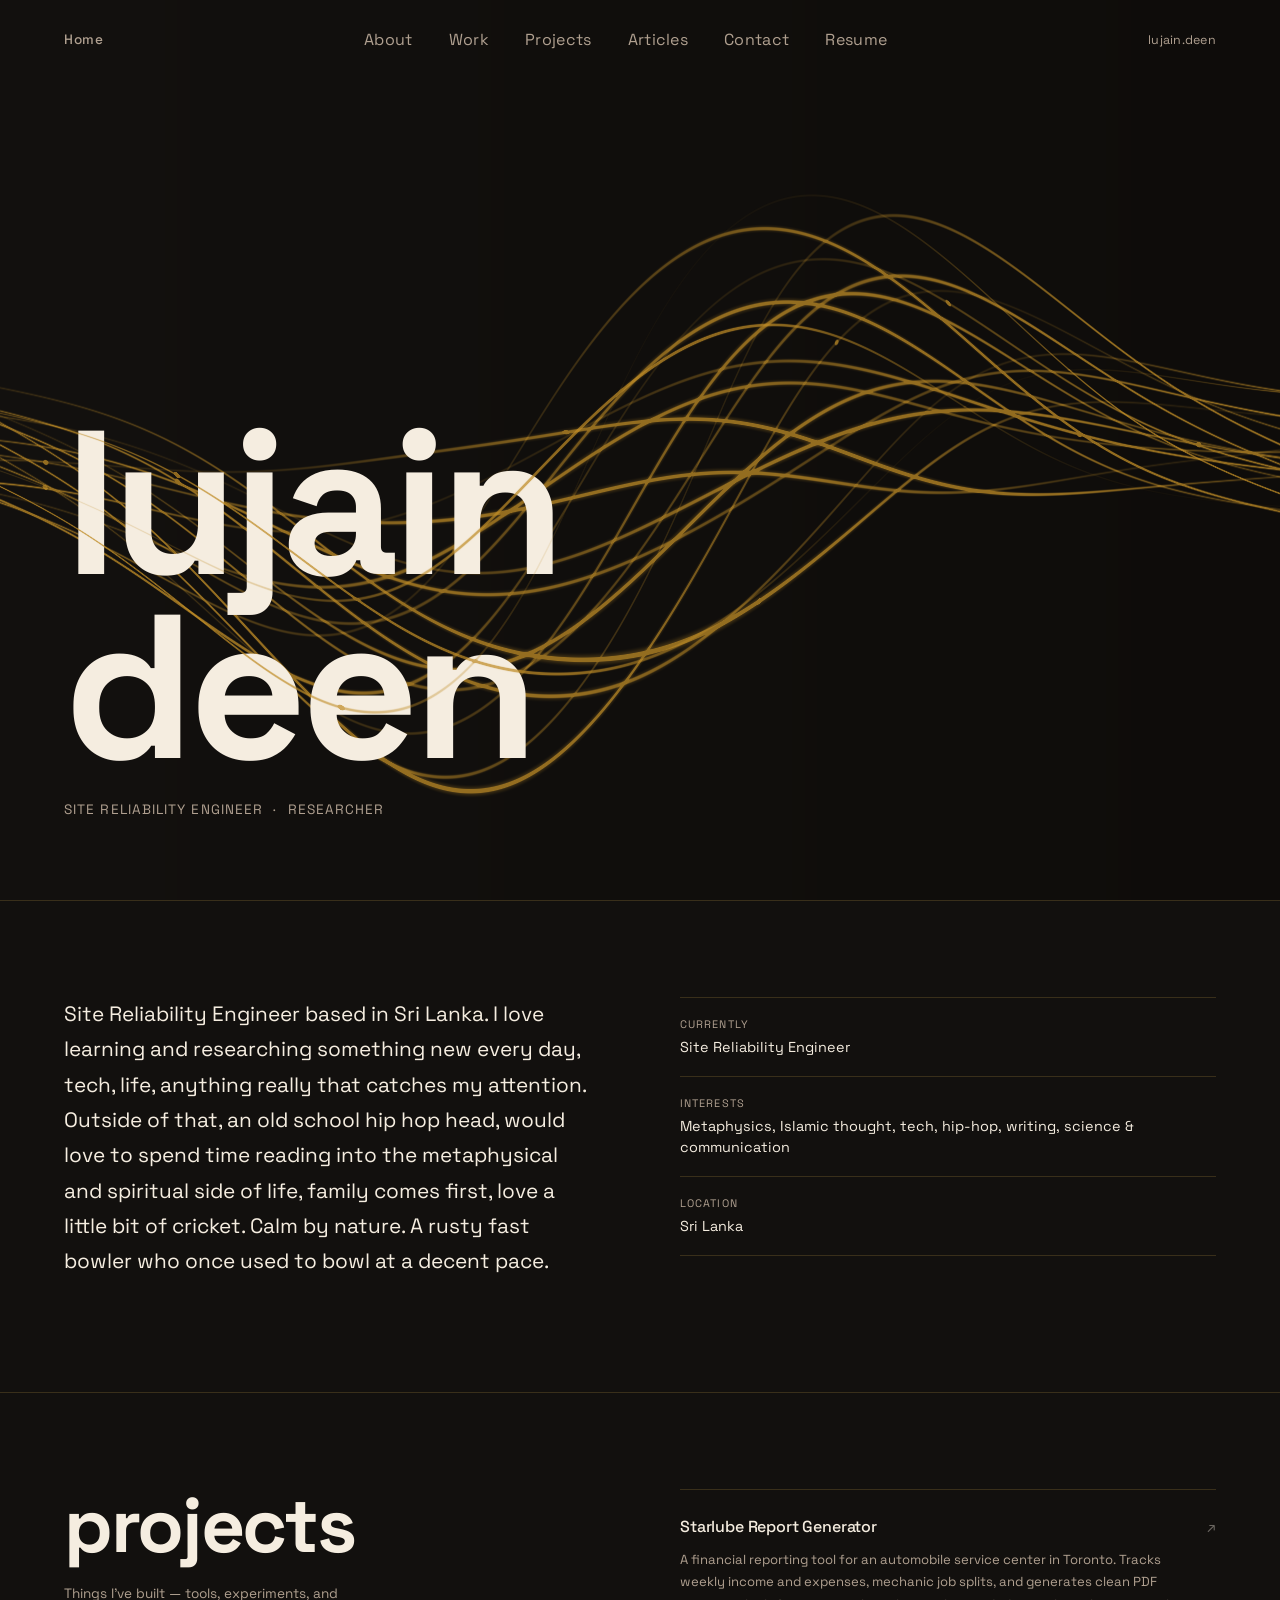
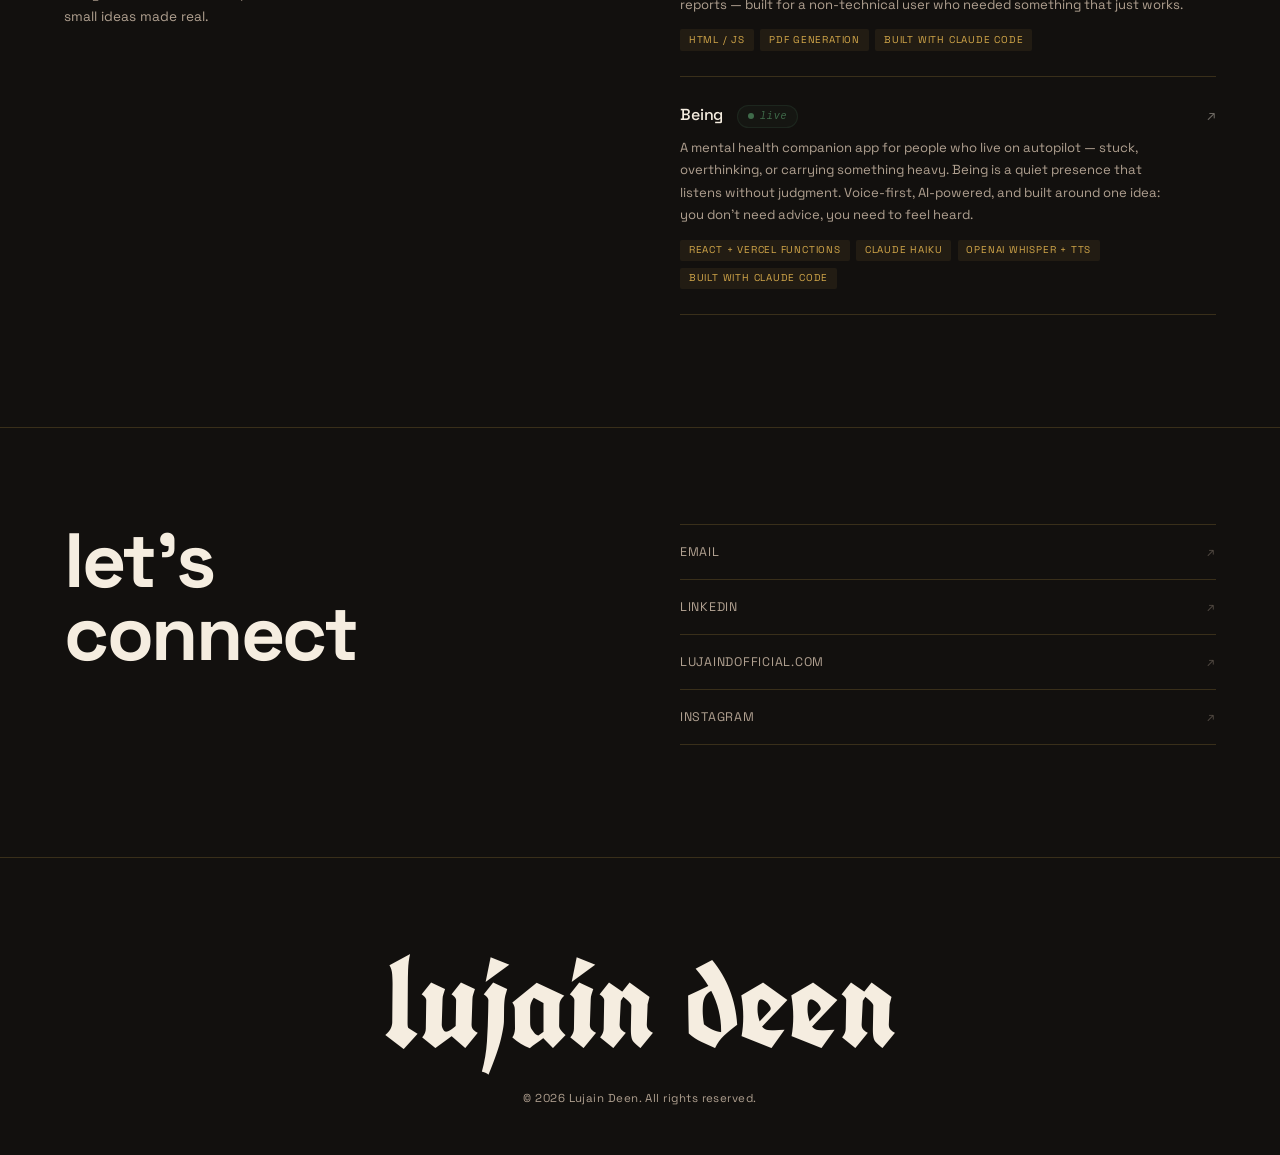
<file: index.html>
<!DOCTYPE html>
<html lang="en">
<head>
  <meta charset="UTF-8" />
  <meta name="viewport" content="width=device-width, initial-scale=1.0" />
  <title>Lujain Deen</title>
  <link rel="preconnect" href="https://fonts.googleapis.com" />
  <link rel="preconnect" href="https://fonts.gstatic.com" crossorigin />
  <link href="https://fonts.googleapis.com/css2?family=Space+Grotesk:wght@300;400;500;600;700&family=UnifrakturCook:wght@700&display=swap" rel="stylesheet" />
  <link rel="stylesheet" href="style.css" />
</head>
<body>

  <header>
    <nav>
      <a href="index.html" class="nav-home">Home</a>
      <ul class="nav-links">
        <li><a href="#about">About</a></li>
        <li><a href="https://www.linkedin.com/in/lujain-deen-54b63911b/" target="_blank">Work</a></li>
        <li><a href="#projects">Projects</a></li>
        <li><a href="writing.html">Articles</a></li>
        <li><a href="#contact">Contact</a></li>
        <li><a href="resume.html">Resume</a></li>
      </ul>
      <span class="nav-domain">lujain.deen</span>
    </nav>
  </header>

  <main>

    <!-- HERO -->
    <section id="hero">
      <canvas id="hero-canvas"></canvas>
      <canvas id="hero-canvas-top"></canvas>
      <div class="hero-layout">
        <div class="hero-name-col">
          <h1 class="hero-name">lujain<br>deen</h1>
          <p class="hero-role">Site Reliability Engineer &nbsp;·&nbsp; Researcher</p>
        </div>
      </div>
    </section>

    <!-- ABOUT -->
    <section id="about">
      <div class="about-layout">
        <div class="about-intro-col">
          <p class="about-hello">Site Reliability Engineer based in Sri Lanka. I love learning and researching something new every day, tech, life, anything really that catches my attention. Outside of that, an old school hip hop head, would love to spend time reading into the metaphysical and spiritual side of life, family comes first, love a little bit of cricket. Calm by nature. A rusty fast bowler who once used to bowl at a decent pace.</p>
        </div>
        <div class="about-details-col">
          <div class="detail-row">
            <span class="detail-label">Currently</span>
            <span class="detail-value">Site Reliability Engineer</span>
          </div>
          <div class="detail-row">
            <span class="detail-label">Interests</span>
            <span class="detail-value">Metaphysics, Islamic thought, tech, hip-hop, writing, science & communication</span>
          </div>
          <div class="detail-row">
            <span class="detail-label">Location</span>
            <span class="detail-value">Sri Lanka</span>
          </div>
        </div>
      </div>
    </section>

    <!-- PROJECTS -->
    <section id="projects">
      <div class="projects-layout">
        <div class="projects-header-col">
          <h2 class="projects-heading">projects</h2>
          <p class="projects-sub">Things I've built — tools, experiments, and small ideas made real.</p>
        </div>
        <div class="projects-list">
          <a href="starlube.html" target="_blank" class="project-row">
            <div class="project-row-main">
              <div class="project-info">
                <span class="project-name">Starlube Report Generator</span>
                <span class="project-desc">A financial reporting tool for an automobile service center in Toronto. Tracks weekly income and expenses, mechanic job splits, and generates clean PDF reports — built for a non-technical user who needed something that just works.</span>
                <div class="project-tags">
                  <span class="project-tag">HTML / JS</span>
                  <span class="project-tag">PDF Generation</span>
                  <span class="project-tag">Built with Claude Code</span>
                </div>
              </div>
              <span class="project-arrow">↗</span>
            </div>
          </a>
          <a href="being.html" target="_blank" class="project-row">
            <div class="project-row-main">
              <div class="project-info">
                <span class="project-name">Being <span style="display:inline-flex;align-items:center;gap:6px;margin-left:10px;font-family:'JetBrains Mono',monospace;font-style:italic;font-size:10px;letter-spacing:.08em;color:#3F6B4A;background:rgba(63,107,74,.08);border:1px solid rgba(63,107,74,.2);border-radius:100px;padding:3px 10px;vertical-align:middle;"><span style="width:6px;height:6px;border-radius:50%;background:#3F6B4A;"></span>live</span></span>
                <span class="project-desc">A mental health companion app for people who live on autopilot — stuck, overthinking, or carrying something heavy. Being is a quiet presence that listens without judgment. Voice-first, AI-powered, and built around one idea: you don't need advice, you need to feel heard.</span>
                <div class="project-tags">
                  <span class="project-tag">React + Vercel Functions</span>
                  <span class="project-tag">Claude Haiku</span>
                  <span class="project-tag">OpenAI Whisper + TTS</span>
                  <span class="project-tag">Built with Claude Code</span>
                </div>
              </div>
              <span class="project-arrow">↗</span>
            </div>
          </a>
        </div>
      </div>
    </section>

    <!-- CONTACT -->
    <section id="contact">
      <div class="contact-layout">
        <h2 class="contact-heading">let's<br>connect</h2>
        <div class="contact-links">
          <a href="mailto:lujain888@gmail.com" class="contact-link">
            <span>Email</span><span>↗</span>
          </a>
          <a href="https://www.linkedin.com/in/lujain-deen-54b63911b/" target="_blank" class="contact-link">
            <span>LinkedIn</span><span>↗</span>
          </a>
          <a href="https://lujaindofficial.com" target="_blank" class="contact-link">
            <span>lujaindofficial.com</span><span>↗</span>
          </a>
          <a href="https://instagram.com/lujain888" target="_blank" class="contact-link">
            <span>Instagram</span><span>↗</span>
          </a>
        </div>
      </div>
    </section>

  </main>

  <footer>
    <div class="footer-brand">lujain deen</div>
    <p class="footer-copy">© 2026 Lujain Deen. All rights reserved.</p>
  </footer>

  <script src="script.js"></script>
</body>
</html>
</file>
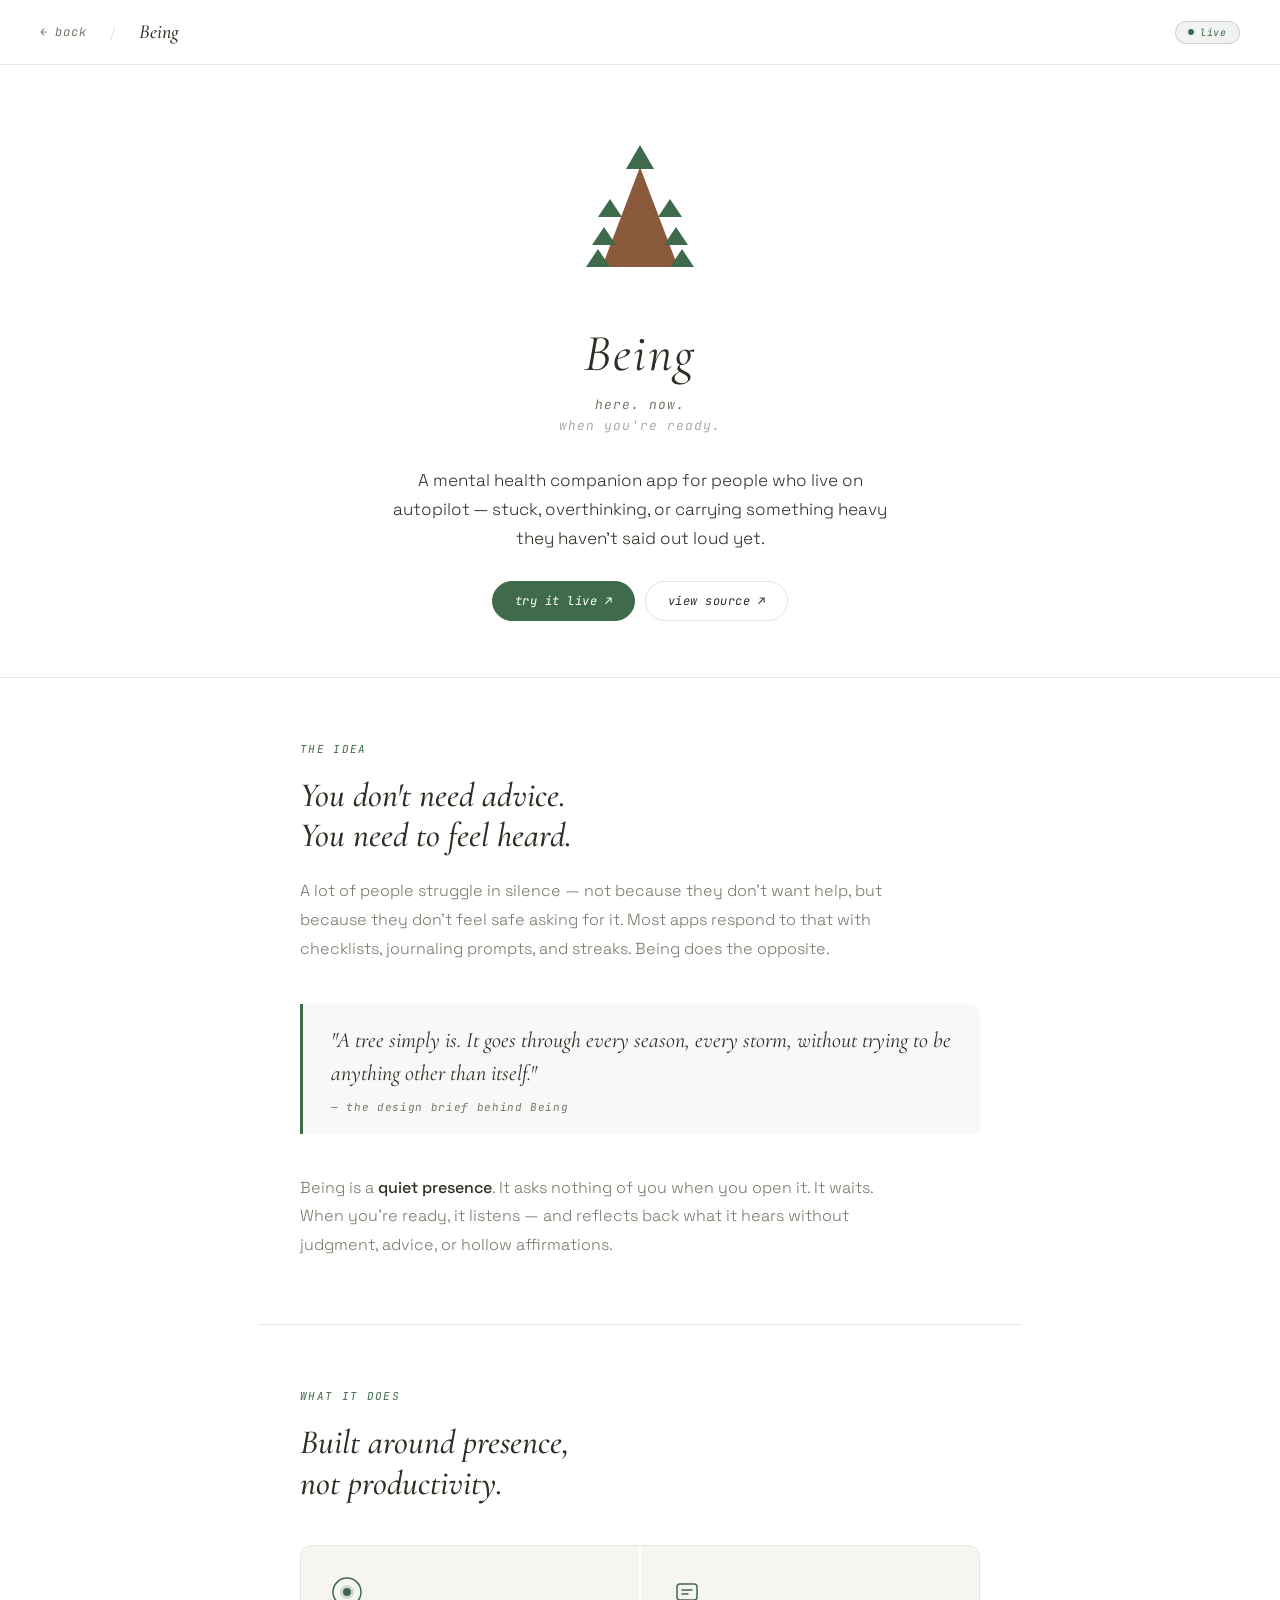
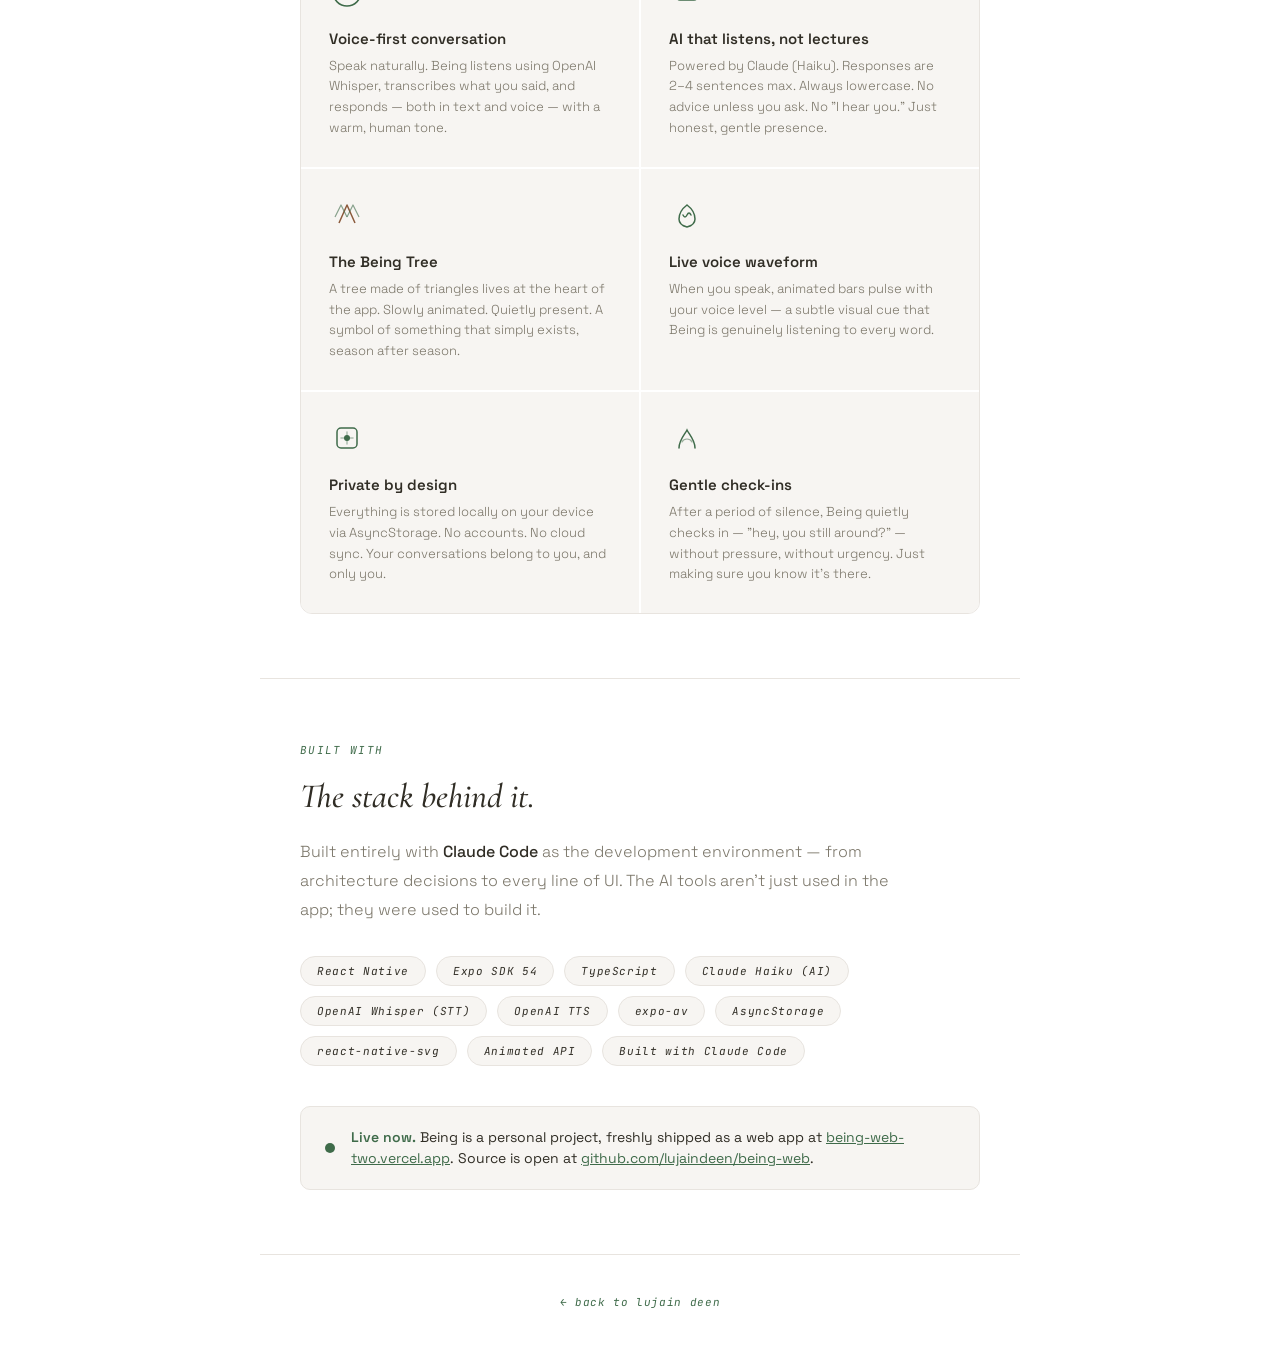
<file: being.html>
<!DOCTYPE html>
<html lang="en">
<head>
  <meta charset="UTF-8" />
  <meta name="viewport" content="width=device-width, initial-scale=1.0" />
  <title>Being — Mental Health Companion App</title>
  <link rel="preconnect" href="https://fonts.googleapis.com" />
  <link rel="preconnect" href="https://fonts.gstatic.com" crossorigin />
  <link href="https://fonts.googleapis.com/css2?family=Space+Grotesk:wght@300;400;500;600;700&family=Cormorant+Garamond:ital,wght@1,400;1,500;1,600&family=JetBrains+Mono:ital,wght@1,400&display=swap" rel="stylesheet" />
  <style>
    :root {
      --bg:      #FFFFFF;
      --ink:     #302D25;
      --muted:   #7A7568;
      --foliage: #3F6B4A;
      --trunk:   #8B5A3C;
      --soft:    #F7F5F2;
      --border:  #E8E4DF;
    }

    * { box-sizing: border-box; margin: 0; padding: 0; }

    body {
      font-family: 'Space Grotesk', sans-serif;
      background: var(--bg);
      color: var(--ink);
      min-height: 100vh;
    }

    /* ── NAV ── */
    nav {
      padding: 20px 40px;
      display: flex;
      align-items: center;
      gap: 24px;
      border-bottom: 1px solid var(--border);
    }
    .nav-back {
      font-family: 'JetBrains Mono', monospace;
      font-style: italic;
      font-size: 12px;
      color: var(--muted);
      text-decoration: none;
      letter-spacing: 0.06em;
      transition: color 0.2s;
    }
    .nav-back:hover { color: var(--foliage); }
    .nav-sep { color: var(--border); font-size: 14px; }
    .nav-title {
      font-family: 'Cormorant Garamond', serif;
      font-style: italic;
      font-weight: 500;
      font-size: 20px;
      color: var(--ink);
    }
    .nav-badge {
      margin-left: auto;
      font-family: 'JetBrains Mono', monospace;
      font-style: italic;
      font-size: 10px;
      color: var(--foliage);
      background: rgba(63,107,74,0.08);
      border: 1px solid rgba(63,107,74,0.2);
      border-radius: 100px;
      padding: 4px 12px;
      letter-spacing: 0.08em;
      display: inline-flex;
      align-items: center;
      gap: 6px;
    }
    .nav-badge::before {
      content: '';
      width: 6px;
      height: 6px;
      border-radius: 50%;
      background: var(--foliage);
      box-shadow: 0 0 0 0 rgba(63,107,74,0.5);
      animation: livePulse 2s ease-in-out infinite;
    }
    @keyframes livePulse {
      0%, 100% { box-shadow: 0 0 0 0 rgba(63,107,74,0.5); }
      50% { box-shadow: 0 0 0 4px rgba(63,107,74,0); }
    }

    /* ── HERO CTAs ── */
    .hero-ctas {
      display: flex;
      flex-wrap: wrap;
      gap: 10px;
      margin-top: 28px;
      justify-content: center;
    }
    .hero-cta {
      font-family: 'JetBrains Mono', monospace;
      font-style: italic;
      font-size: 12px;
      letter-spacing: 0.04em;
      padding: 11px 22px;
      border-radius: 100px;
      text-decoration: none;
      transition: transform .15s ease, background .2s ease, border-color .2s ease;
      display: inline-flex;
      align-items: center;
      gap: 8px;
    }
    .hero-cta.primary {
      background: var(--foliage);
      color: #fff;
      border: 1px solid var(--foliage);
    }
    .hero-cta.primary:hover { background: #345b3e; transform: translateY(-1px); }
    .hero-cta.secondary {
      background: transparent;
      color: var(--ink);
      border: 1px solid var(--border);
    }
    .hero-cta.secondary:hover { border-color: var(--ink); transform: translateY(-1px); }

    /* ── HERO ── */
    .hero {
      display: flex;
      flex-direction: column;
      align-items: center;
      padding: 72px 40px 56px;
      text-align: center;
      border-bottom: 1px solid var(--border);
    }

    /* Tree SVG */
    .tree-wrap {
      margin-bottom: 36px;
    }

    .hero-wordmark {
      font-family: 'Cormorant Garamond', serif;
      font-style: italic;
      font-weight: 400;
      font-size: 52px;
      color: var(--ink);
      letter-spacing: 0.04em;
      line-height: 1;
      margin-bottom: 16px;
    }

    .hero-tagline {
      font-family: 'JetBrains Mono', monospace;
      font-style: italic;
      font-size: 13px;
      color: var(--muted);
      letter-spacing: 0.08em;
      margin-bottom: 4px;
    }
    .hero-tagline.dim { opacity: 0.6; }

    .hero-desc {
      max-width: 520px;
      margin: 28px auto 0;
      font-size: 17px;
      font-weight: 300;
      line-height: 1.7;
      color: var(--ink);
    }

    /* ── SECTIONS ── */
    .section {
      max-width: 760px;
      margin: 0 auto;
      padding: 64px 40px;
      border-bottom: 1px solid var(--border);
    }
    .section:last-child { border-bottom: none; }

    .section-label {
      font-family: 'JetBrains Mono', monospace;
      font-style: italic;
      font-size: 11px;
      color: var(--foliage);
      letter-spacing: 0.12em;
      text-transform: uppercase;
      margin-bottom: 20px;
    }

    .section-heading {
      font-family: 'Cormorant Garamond', serif;
      font-style: italic;
      font-size: 34px;
      font-weight: 500;
      color: var(--ink);
      line-height: 1.2;
      margin-bottom: 20px;
    }

    .section-body {
      font-size: 16px;
      font-weight: 300;
      line-height: 1.8;
      color: var(--muted);
      max-width: 600px;
    }
    .section-body strong {
      color: var(--ink);
      font-weight: 500;
    }

    /* ── FEATURE GRID ── */
    .feature-grid {
      display: grid;
      grid-template-columns: 1fr 1fr;
      gap: 2px;
      margin-top: 40px;
      border: 1px solid var(--border);
      border-radius: 12px;
      overflow: hidden;
    }

    .feature-card {
      padding: 28px 28px;
      background: var(--soft);
      transition: background 0.2s;
    }
    .feature-card:hover { background: #f0ede8; }

    .feature-icon {
      width: 36px;
      height: 36px;
      margin-bottom: 14px;
    }

    .feature-name {
      font-weight: 600;
      font-size: 15px;
      color: var(--ink);
      margin-bottom: 8px;
    }

    .feature-desc {
      font-size: 13px;
      font-weight: 300;
      line-height: 1.6;
      color: var(--muted);
    }

    /* ── TECH STACK ── */
    .stack-grid {
      display: flex;
      flex-wrap: wrap;
      gap: 10px;
      margin-top: 32px;
    }

    .stack-tag {
      font-family: 'JetBrains Mono', monospace;
      font-style: italic;
      font-size: 11px;
      letter-spacing: 0.06em;
      color: var(--ink);
      background: var(--soft);
      border: 1px solid var(--border);
      border-radius: 100px;
      padding: 7px 16px;
    }

    /* ── PHILOSOPHY QUOTE ── */
    .quote-block {
      border-left: 3px solid var(--foliage);
      padding: 20px 28px;
      margin: 40px 0;
      background: rgba(63,107,74,0.04);
      border-radius: 0 8px 8px 0;
    }

    .quote-text {
      font-family: 'Cormorant Garamond', serif;
      font-style: italic;
      font-size: 22px;
      font-weight: 400;
      color: var(--ink);
      line-height: 1.5;
      margin-bottom: 10px;
    }

    .quote-sub {
      font-family: 'JetBrains Mono', monospace;
      font-style: italic;
      font-size: 11px;
      color: var(--muted);
      letter-spacing: 0.06em;
    }

    /* ── STATUS BANNER ── */
    .status-banner {
      background: var(--soft);
      border: 1px solid var(--border);
      border-radius: 10px;
      padding: 20px 24px;
      display: flex;
      align-items: center;
      gap: 16px;
      margin-top: 40px;
    }

    .status-dot {
      width: 10px;
      height: 10px;
      border-radius: 50%;
      background: var(--foliage);
      flex-shrink: 0;
      animation: pulse 2s ease-in-out infinite;
    }

    @keyframes pulse {
      0%, 100% { opacity: 1; transform: scale(1); }
      50% { opacity: 0.5; transform: scale(0.85); }
    }

    .status-text {
      font-size: 14px;
      font-weight: 400;
      color: var(--ink);
      line-height: 1.5;
    }
    .status-text span {
      font-weight: 600;
      color: var(--foliage);
    }

    /* ── FOOTER ── */
    footer {
      text-align: center;
      padding: 40px;
      font-family: 'JetBrains Mono', monospace;
      font-style: italic;
      font-size: 11px;
      color: var(--muted);
      letter-spacing: 0.06em;
    }
    footer a {
      color: var(--foliage);
      text-decoration: none;
    }
    footer a:hover { text-decoration: underline; }

    /* ── RESPONSIVE ── */
    @media (max-width: 600px) {
      nav { padding: 16px 20px; }
      .hero { padding: 48px 24px 40px; }
      .hero-wordmark { font-size: 40px; }
      .section { padding: 48px 24px; }
      .feature-grid { grid-template-columns: 1fr; }
    }
  </style>
</head>
<body>

  <!-- NAV -->
  <nav>
    <a href="index.html" class="nav-back">← back</a>
    <span class="nav-sep">/</span>
    <span class="nav-title">Being</span>
    <span class="nav-badge">live</span>
  </nav>

  <!-- HERO -->
  <div class="hero">
    <div class="tree-wrap">
      <svg width="120" height="150" viewBox="0 0 120 150" fill="none" xmlns="http://www.w3.org/2000/svg">
        <!-- Trunk -->
        <polygon points="60,30 22,130 98,130" fill="#8B5A3C"/>
        <!-- Top foliage -->
        <polygon points="60,8 46,32 74,32" fill="#3F6B4A"/>
        <!-- Row 1 leaves -->
        <polygon points="30,62 18,80 42,80" fill="#3F6B4A"/>
        <polygon points="90,62 78,80 102,80" fill="#3F6B4A"/>
        <!-- Row 2 leaves -->
        <polygon points="24,90 12,108 36,108" fill="#3F6B4A"/>
        <polygon points="96,90 84,108 108,108" fill="#3F6B4A"/>
        <!-- Row 3 leaves -->
        <polygon points="18,112 6,130 30,130" fill="#3F6B4A"/>
        <polygon points="102,112 90,130 114,130" fill="#3F6B4A"/>
      </svg>
    </div>

    <h1 class="hero-wordmark">Being</h1>
    <p class="hero-tagline">here. now.</p>
    <p class="hero-tagline dim">when you're ready.</p>

    <p class="hero-desc">
      A mental health companion app for people who live on autopilot — stuck, overthinking, or carrying something heavy they haven't said out loud yet.
    </p>

    <div class="hero-ctas">
      <a href="https://being-web-two.vercel.app" target="_blank" rel="noopener" class="hero-cta primary">
        try it live ↗
      </a>
      <a href="https://github.com/lujaindeen/being-web" target="_blank" rel="noopener" class="hero-cta secondary">
        view source ↗
      </a>
    </div>
  </div>

  <!-- THE IDEA -->
  <div class="section">
    <div class="section-label">the idea</div>
    <h2 class="section-heading">You don't need advice.<br>You need to feel heard.</h2>
    <p class="section-body">
      A lot of people struggle in silence — not because they don't want help, but because they don't feel safe asking for it. Most apps respond to that with checklists, journaling prompts, and streaks. Being does the opposite.
    </p>
    <div class="quote-block">
      <p class="quote-text">"A tree simply <em>is</em>. It goes through every season, every storm, without trying to be anything other than itself."</p>
      <p class="quote-sub">— the design brief behind Being</p>
    </div>
    <p class="section-body">
      Being is a <strong>quiet presence</strong>. It asks nothing of you when you open it. It waits. When you're ready, it listens — and reflects back what it hears without judgment, advice, or hollow affirmations.
    </p>
  </div>

  <!-- FEATURES -->
  <div class="section">
    <div class="section-label">what it does</div>
    <h2 class="section-heading">Built around presence,<br>not productivity.</h2>

    <div class="feature-grid">
      <div class="feature-card">
        <svg class="feature-icon" viewBox="0 0 36 36" fill="none">
          <circle cx="18" cy="18" r="14" stroke="#3F6B4A" stroke-width="1.5"/>
          <circle cx="18" cy="18" r="7" fill="#3F6B4A" opacity="0.2"/>
          <circle cx="18" cy="18" r="4" fill="#3F6B4A"/>
        </svg>
        <div class="feature-name">Voice-first conversation</div>
        <div class="feature-desc">Speak naturally. Being listens using OpenAI Whisper, transcribes what you said, and responds — both in text and voice — with a warm, human tone.</div>
      </div>

      <div class="feature-card">
        <svg class="feature-icon" viewBox="0 0 36 36" fill="none">
          <rect x="8" y="10" width="20" height="16" rx="3" stroke="#3F6B4A" stroke-width="1.5"/>
          <path d="M13 16h10M13 20h6" stroke="#3F6B4A" stroke-width="1.5" stroke-linecap="round"/>
        </svg>
        <div class="feature-name">AI that listens, not lectures</div>
        <div class="feature-desc">Powered by Claude (Haiku). Responses are 2–4 sentences max. Always lowercase. No advice unless you ask. No "I hear you." Just honest, gentle presence.</div>
      </div>

      <div class="feature-card">
        <svg class="feature-icon" viewBox="0 0 36 36" fill="none">
          <path d="M10 26 L18 8 L26 26" stroke="#8B5A3C" stroke-width="1.5" stroke-linejoin="round"/>
          <path d="M6 20 L12 8 L18 20" stroke="#3F6B4A" stroke-width="1.2" stroke-linejoin="round" opacity="0.6"/>
          <path d="M18 20 L24 8 L30 20" stroke="#3F6B4A" stroke-width="1.2" stroke-linejoin="round" opacity="0.6"/>
        </svg>
        <div class="feature-name">The Being Tree</div>
        <div class="feature-desc">A tree made of triangles lives at the heart of the app. Slowly animated. Quietly present. A symbol of something that simply exists, season after season.</div>
      </div>

      <div class="feature-card">
        <svg class="feature-icon" viewBox="0 0 36 36" fill="none">
          <path d="M18 8 Q26 14 26 22 Q26 28 18 30 Q10 28 10 22 Q10 14 18 8Z" stroke="#3F6B4A" stroke-width="1.5" fill="none"/>
          <path d="M14 18 Q16 22 18 18 Q20 14 22 18" stroke="#3F6B4A" stroke-width="1.5" stroke-linecap="round" fill="none"/>
        </svg>
        <div class="feature-name">Live voice waveform</div>
        <div class="feature-desc">When you speak, animated bars pulse with your voice level — a subtle visual cue that Being is genuinely listening to every word.</div>
      </div>

      <div class="feature-card">
        <svg class="feature-icon" viewBox="0 0 36 36" fill="none">
          <rect x="8" y="8" width="20" height="20" rx="4" stroke="#3F6B4A" stroke-width="1.5"/>
          <path d="M12 18h12M18 12v12" stroke="#3F6B4A" stroke-width="1.5" stroke-linecap="round" opacity="0.4"/>
          <circle cx="18" cy="18" r="3" fill="#3F6B4A"/>
        </svg>
        <div class="feature-name">Private by design</div>
        <div class="feature-desc">Everything is stored locally on your device via AsyncStorage. No accounts. No cloud sync. Your conversations belong to you, and only you.</div>
      </div>

      <div class="feature-card">
        <svg class="feature-icon" viewBox="0 0 36 36" fill="none">
          <path d="M10 28 C10 20 16 14 18 10 C20 14 26 20 26 28" stroke="#3F6B4A" stroke-width="1.5" stroke-linecap="round" fill="none"/>
          <path d="M13 22 C15 18 21 18 23 22" stroke="#3F6B4A" stroke-width="1.2" stroke-linecap="round" fill="none" opacity="0.5"/>
        </svg>
        <div class="feature-name">Gentle check-ins</div>
        <div class="feature-desc">After a period of silence, Being quietly checks in — "hey, you still around?" — without pressure, without urgency. Just making sure you know it's there.</div>
      </div>
    </div>
  </div>

  <!-- TECH STACK -->
  <div class="section">
    <div class="section-label">built with</div>
    <h2 class="section-heading">The stack behind it.</h2>
    <p class="section-body">
      Built entirely with <strong>Claude Code</strong> as the development environment — from architecture decisions to every line of UI. The AI tools aren't just used in the app; they were used to build it.
    </p>
    <div class="stack-grid">
      <span class="stack-tag">React Native</span>
      <span class="stack-tag">Expo SDK 54</span>
      <span class="stack-tag">TypeScript</span>
      <span class="stack-tag">Claude Haiku (AI)</span>
      <span class="stack-tag">OpenAI Whisper (STT)</span>
      <span class="stack-tag">OpenAI TTS</span>
      <span class="stack-tag">expo-av</span>
      <span class="stack-tag">AsyncStorage</span>
      <span class="stack-tag">react-native-svg</span>
      <span class="stack-tag">Animated API</span>
      <span class="stack-tag">Built with Claude Code</span>
    </div>

    <div class="status-banner">
      <div class="status-dot"></div>
      <p class="status-text"><span>Live now.</span> Being is a personal project, freshly shipped as a web app at <a href="https://being-web-two.vercel.app" target="_blank" rel="noopener" style="color:var(--foliage);text-decoration:underline;">being-web-two.vercel.app</a>. Source is open at <a href="https://github.com/lujaindeen/being-web" target="_blank" rel="noopener" style="color:var(--foliage);text-decoration:underline;">github.com/lujaindeen/being-web</a>.</p>
    </div>
  </div>

  <!-- FOOTER -->
  <footer>
    <a href="index.html">← back to lujain deen</a>
  </footer>

</body>
</html>
</file>
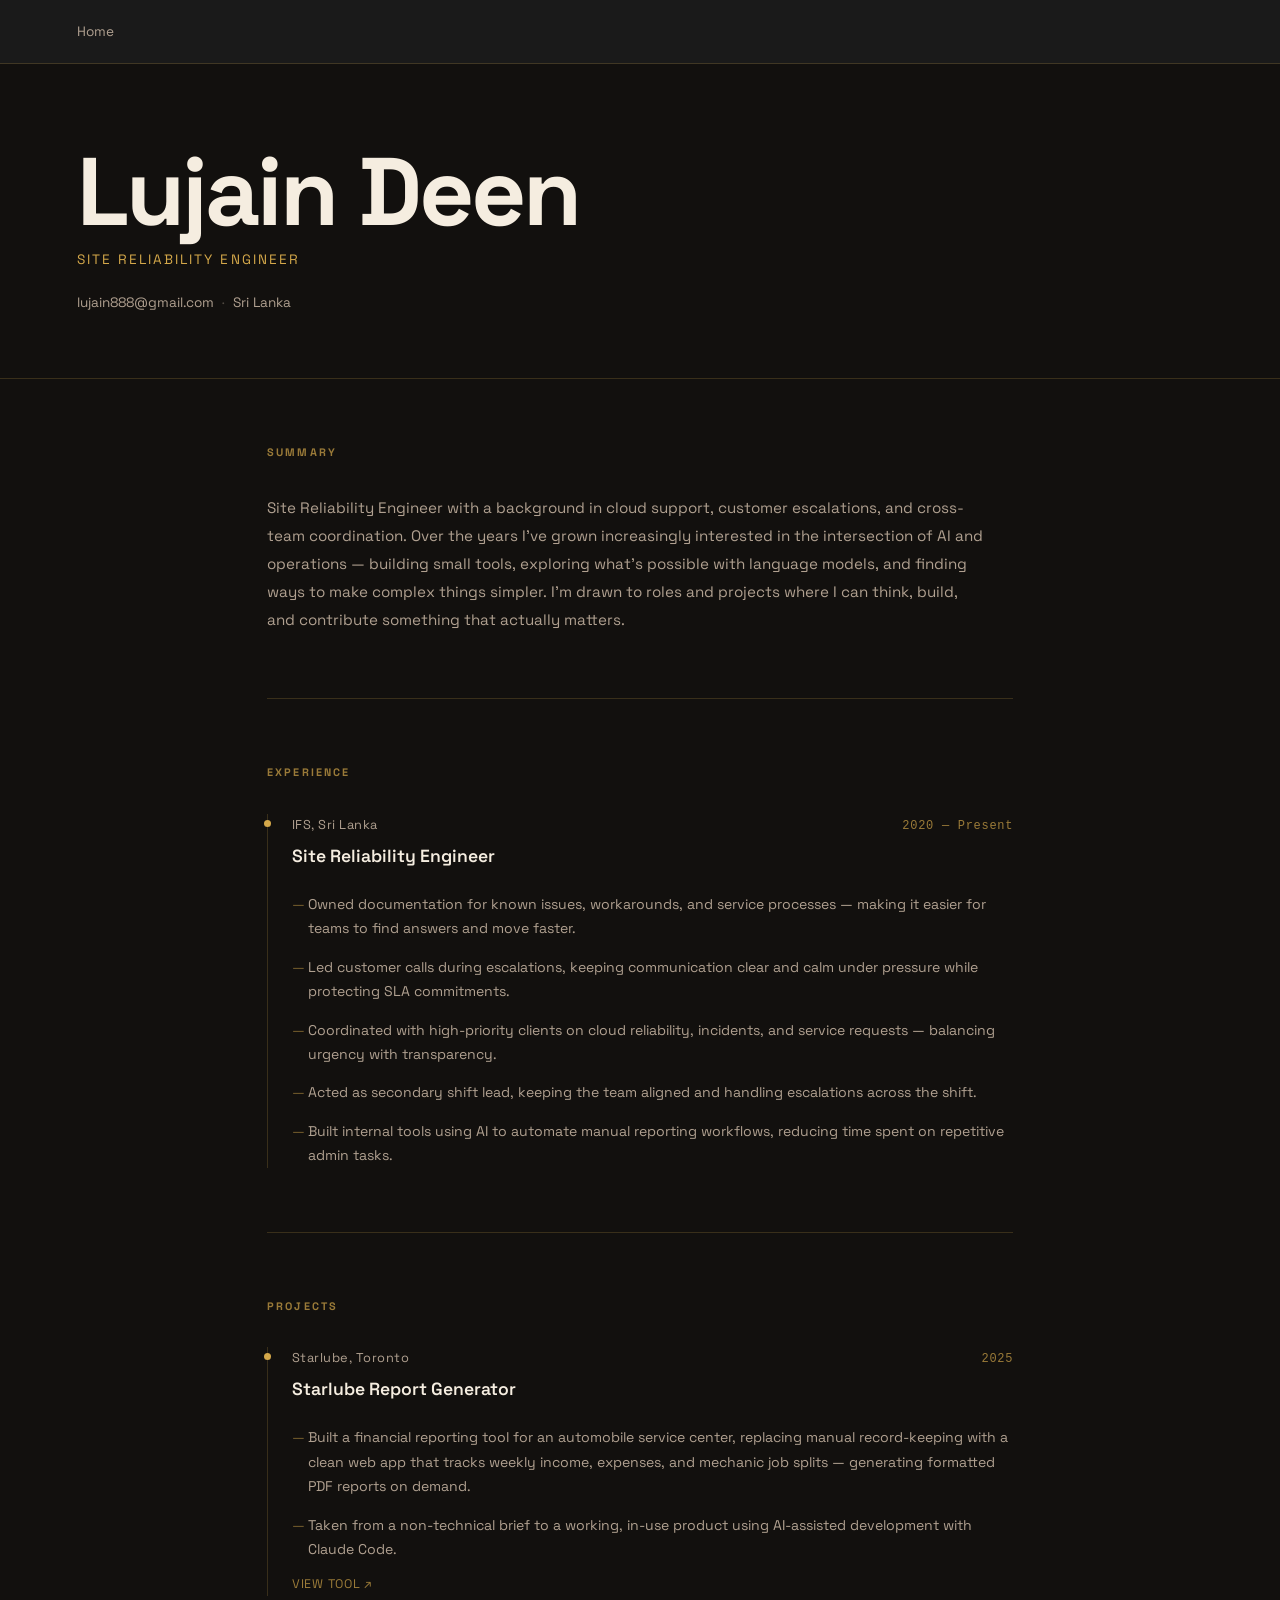
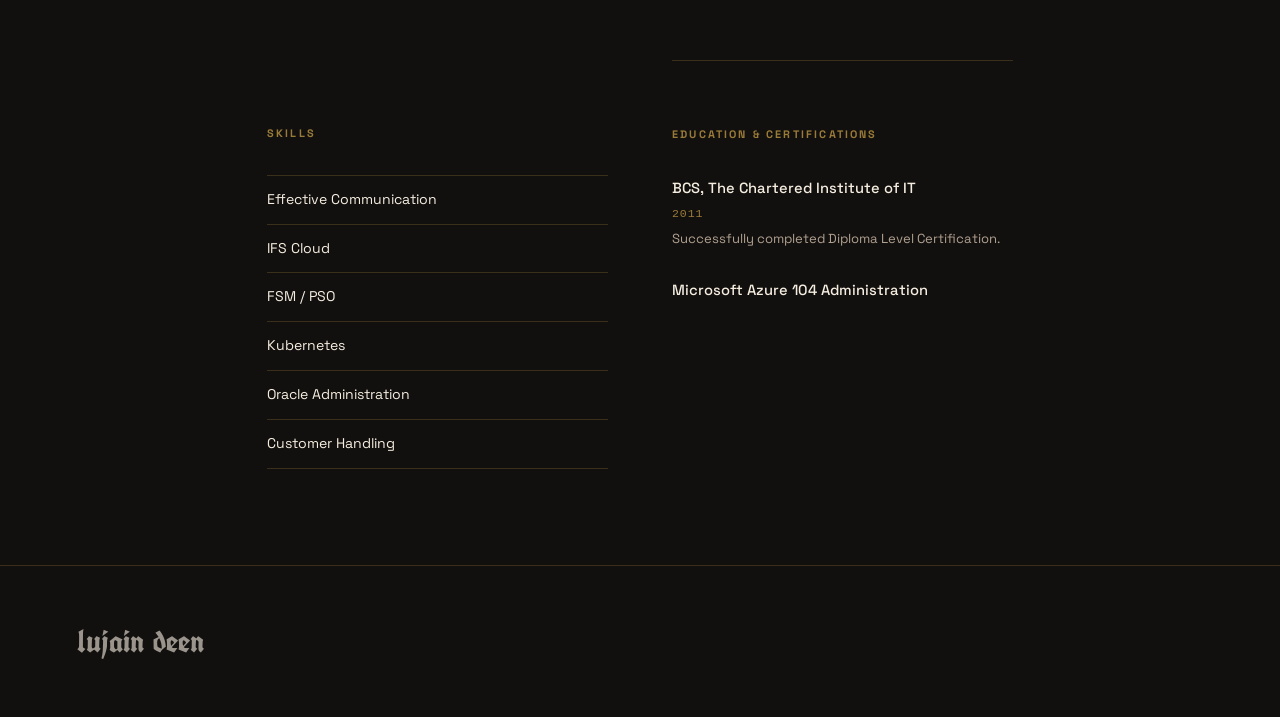
<file: resume.html>
<!DOCTYPE html>
<html lang="en">
<head>
  <meta charset="UTF-8" />
  <meta name="viewport" content="width=device-width, initial-scale=1.0" />
  <title>Resume — Lujain Deen</title>
  <link rel="preconnect" href="https://fonts.googleapis.com" />
  <link rel="preconnect" href="https://fonts.gstatic.com" crossorigin />
  <link href="https://fonts.googleapis.com/css2?family=Space+Grotesk:wght@300;400;500;600;700&family=UnifrakturCook:wght@700&display=swap" rel="stylesheet" />
  <link rel="stylesheet" href="resume.css" />
</head>
<body>

  <header>
    <nav>
      <a href="index.html" class="nav-home">Home</a>
    </nav>
  </header>

  <main>

    <!-- HERO -->
    <section class="r-hero">
      <div class="r-hero-inner">
        <h1 class="r-name">Lujain Deen</h1>
        <p class="r-title">Site Reliability Engineer</p>
        <div class="r-contact">
          <a href="mailto:lujain888@gmail.com">lujain888@gmail.com</a>
          <span class="r-dot">·</span>
          <span>Sri Lanka</span>
        </div>
      </div>
    </section>

    <div class="r-body">

      <!-- SUMMARY -->
      <section class="r-section">
        <h2 class="r-section-title">Summary</h2>
        <p class="r-summary">Site Reliability Engineer with a background in cloud support, customer escalations, and cross-team coordination. Over the years I've grown increasingly interested in the intersection of AI and operations — building small tools, exploring what's possible with language models, and finding ways to make complex things simpler. I'm drawn to roles and projects where I can think, build, and contribute something that actually matters.</p>
      </section>

      <!-- EXPERIENCE -->
      <section class="r-section">
        <h2 class="r-section-title">Experience</h2>
        <div class="r-timeline">
          <div class="r-timeline-item">
            <div class="r-timeline-meta">
              <span class="r-company">IFS, Sri Lanka</span>
              <span class="r-period">2020 — Present</span>
            </div>
            <h3 class="r-role">Site Reliability Engineer</h3>
            <ul class="r-bullets">
              <li>Owned documentation for known issues, workarounds, and service processes — making it easier for teams to find answers and move faster.</li>
              <li>Led customer calls during escalations, keeping communication clear and calm under pressure while protecting SLA commitments.</li>
              <li>Coordinated with high-priority clients on cloud reliability, incidents, and service requests — balancing urgency with transparency.</li>
              <li>Acted as secondary shift lead, keeping the team aligned and handling escalations across the shift.</li>
              <li>Built internal tools using AI to automate manual reporting workflows, reducing time spent on repetitive admin tasks.</li>
            </ul>
          </div>
        </div>
      </section>

      <!-- PROJECTS -->
      <section class="r-section">
        <h2 class="r-section-title">Projects</h2>
        <div class="r-timeline">
          <div class="r-timeline-item">
            <div class="r-timeline-meta">
              <span class="r-company">Starlube, Toronto</span>
              <span class="r-period">2025</span>
            </div>
            <h3 class="r-role">Starlube Report Generator</h3>
            <ul class="r-bullets">
              <li>Built a financial reporting tool for an automobile service center, replacing manual record-keeping with a clean web app that tracks weekly income, expenses, and mechanic job splits — generating formatted PDF reports on demand.</li>
              <li>Taken from a non-technical brief to a working, in-use product using AI-assisted development with Claude Code.</li>
            </ul>
            <a href="starlube.html" target="_blank" class="r-project-link">View tool ↗</a>
          </div>
        </div>
      </section>

      <!-- SKILLS & EDUCATION -->
      <div class="r-two-col">

        <section class="r-section">
          <h2 class="r-section-title">Skills</h2>
          <ul class="r-skills">
            <li>Effective Communication</li>
            <li>IFS Cloud</li>
            <li>FSM / PSO</li>
            <li>Kubernetes</li>
            <li>Oracle Administration</li>
            <li>Customer Handling</li>
          </ul>
        </section>

        <section class="r-section">
          <h2 class="r-section-title">Education & Certifications</h2>
          <div class="r-edu-item">
            <span class="r-edu-title">BCS, The Chartered Institute of IT</span>
            <span class="r-edu-year">2011</span>
            <p class="r-edu-desc">Successfully completed Diploma Level Certification.</p>
          </div>
          <div class="r-edu-item">
            <span class="r-edu-title">Microsoft Azure 104 Administration</span>
          </div>
        </section>

      </div>

    </div>

  </main>

  <footer class="r-footer">
    <span class="r-footer-brand">lujain deen</span>
  </footer>

</body>
</html>
</file>
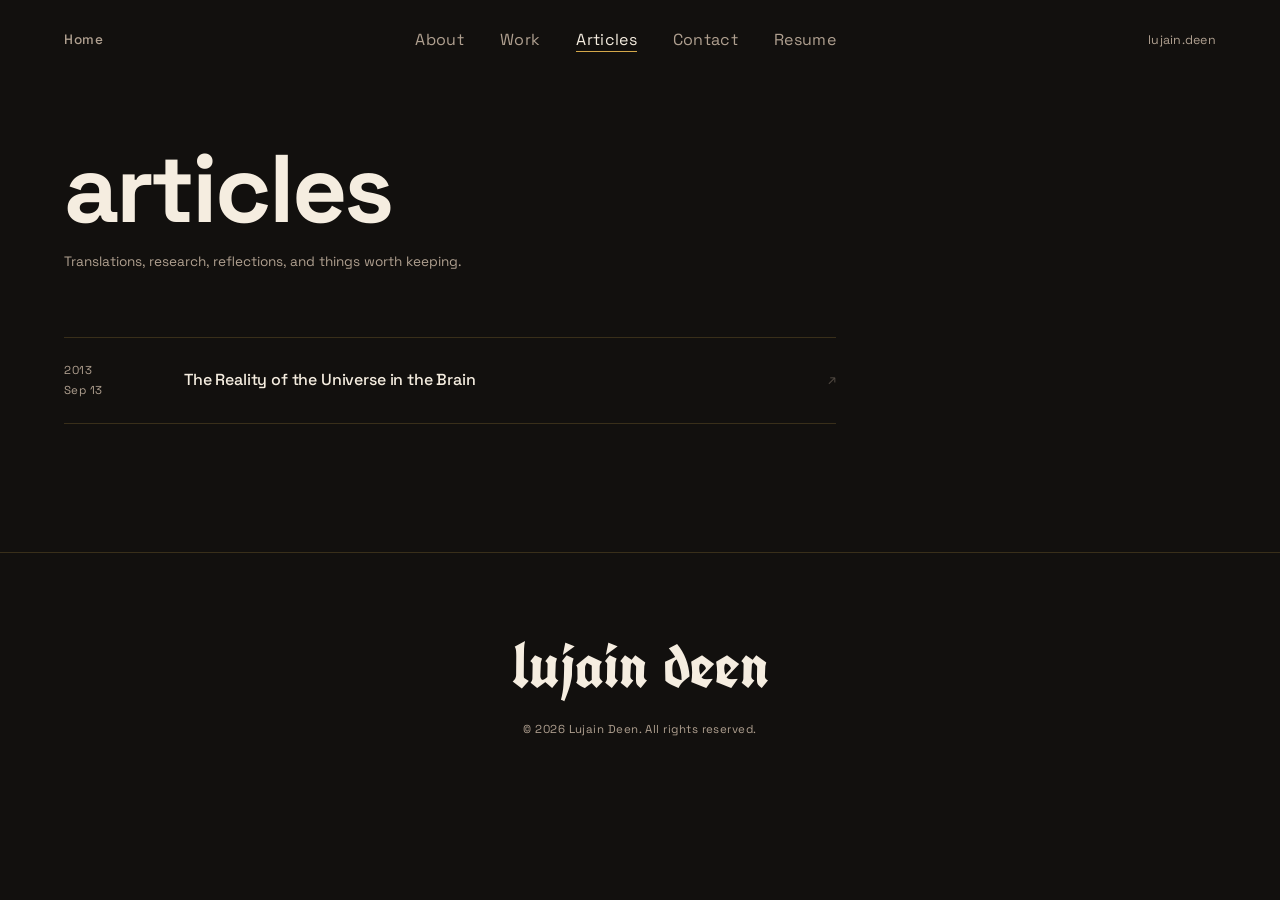
<file: writing.html>
<!DOCTYPE html>
<html lang="en">
<head>
  <meta charset="UTF-8" />
  <meta name="viewport" content="width=device-width, initial-scale=1.0" />
  <title>Articles — Lujain Deen</title>
  <link rel="preconnect" href="https://fonts.googleapis.com" />
  <link rel="preconnect" href="https://fonts.gstatic.com" crossorigin />
  <link href="https://fonts.googleapis.com/css2?family=Space+Grotesk:wght@300;400;500;600;700&family=UnifrakturCook:wght@700&display=swap" rel="stylesheet" />
  <link rel="stylesheet" href="style.css" />
  <link rel="stylesheet" href="writing.css" />
</head>
<body>

  <header>
    <nav>
      <a href="index.html" class="nav-home">Home</a>
      <ul class="nav-links">
        <li><a href="index.html#about">About</a></li>
        <li><a href="https://www.linkedin.com/in/lujain-deen-54b63911b/" target="_blank">Work</a></li>
        <li><a href="writing.html" class="nav-active">Articles</a></li>
        <li><a href="index.html#contact">Contact</a></li>
        <li><a href="resume.html">Resume</a></li>
      </ul>
      <span class="nav-domain">lujain.deen</span>
    </nav>
  </header>

  <main>

    <div class="writing-page">

      <div class="writing-page-header">
        <h1 class="writing-page-title">articles</h1>
        <p class="writing-page-sub">Translations, research, reflections, and things worth keeping.</p>
      </div>

      <div class="writing-article-list">

        <a href="articles/the-reality-of-the-universe-in-the-brain.html" class="writing-article-item">
          <div class="writing-article-date">
            <span class="writing-article-year">2013</span>
            <span class="writing-article-month">Sep 13</span>
          </div>
          <div class="writing-article-info">
            <span class="writing-article-title">The Reality of the Universe in the Brain</span>
          </div>
          <span class="writing-article-arrow">↗</span>
        </a>

      </div>

    </div>

  </main>

  <footer>
    <div class="footer-brand">lujain deen</div>
    <p class="footer-copy">© 2026 Lujain Deen. All rights reserved.</p>
  </footer>

  <script src="script.js"></script>
</body>
</html>
</file>
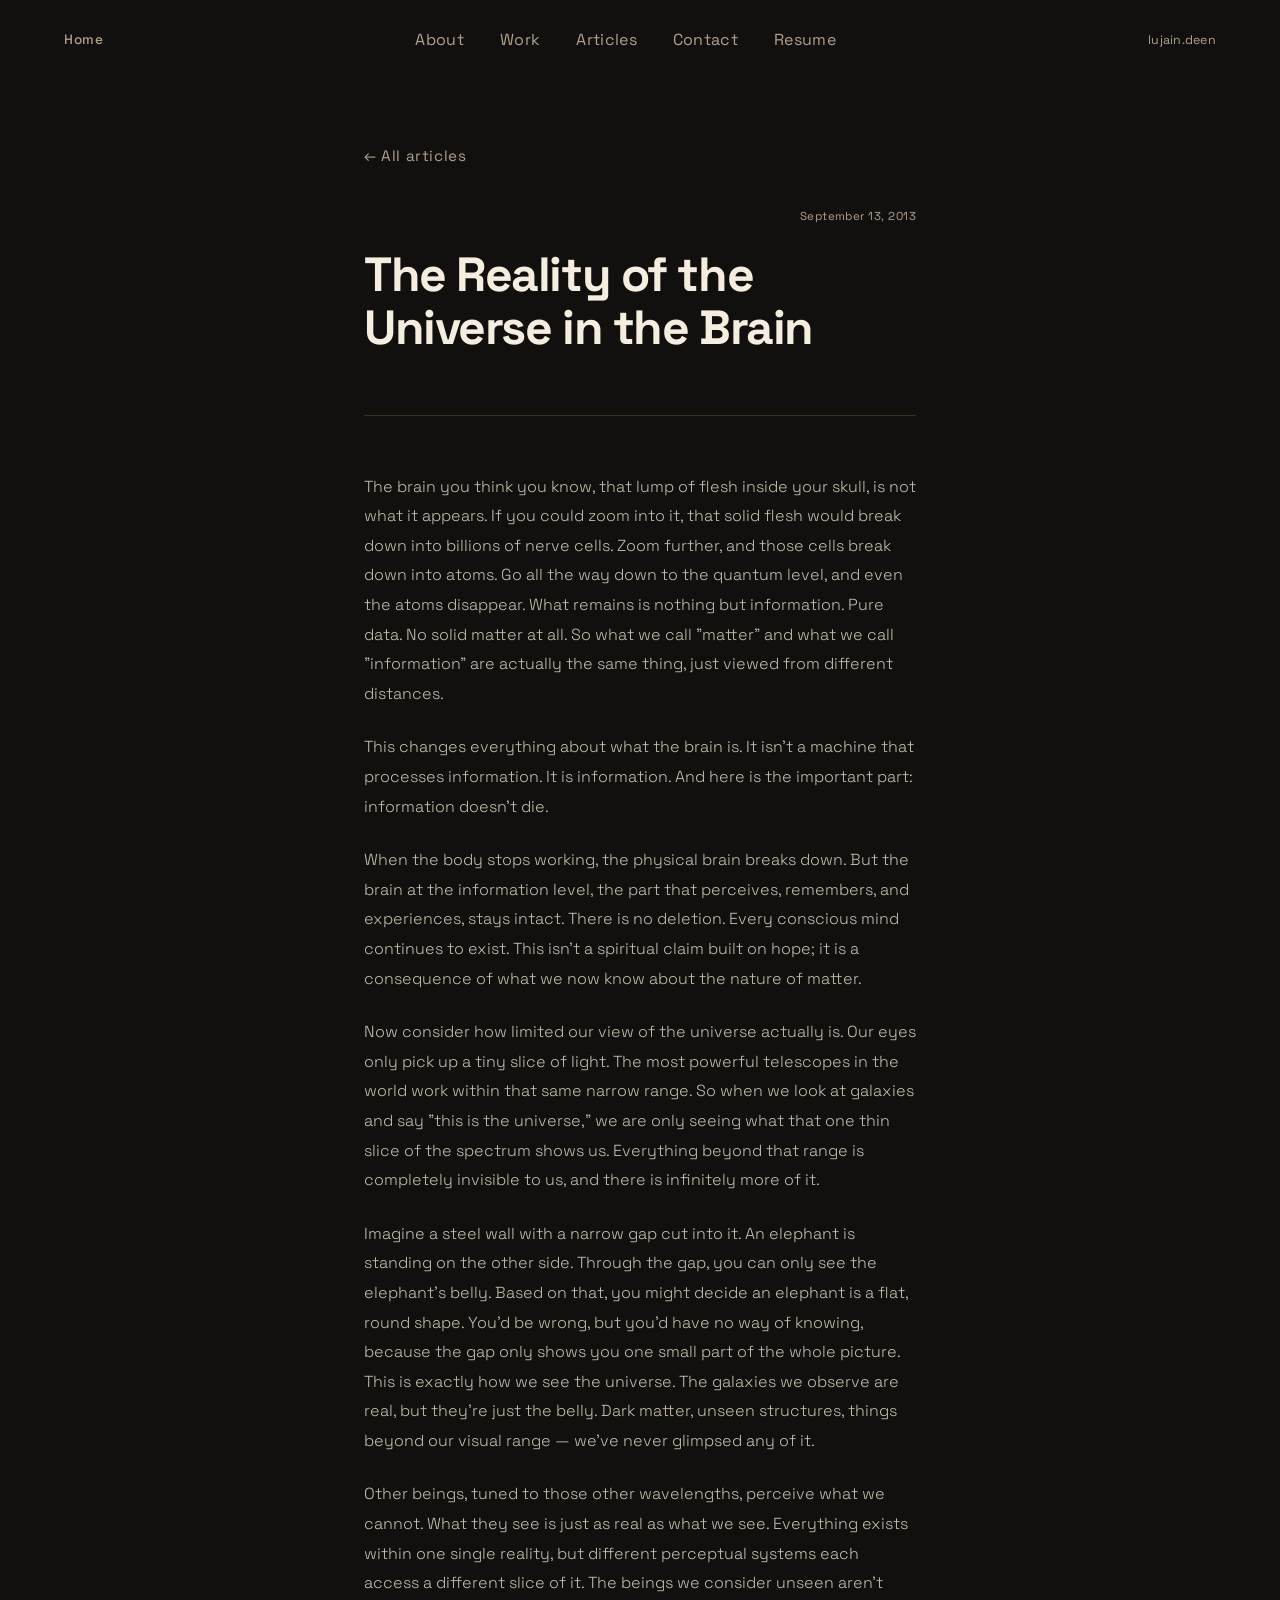
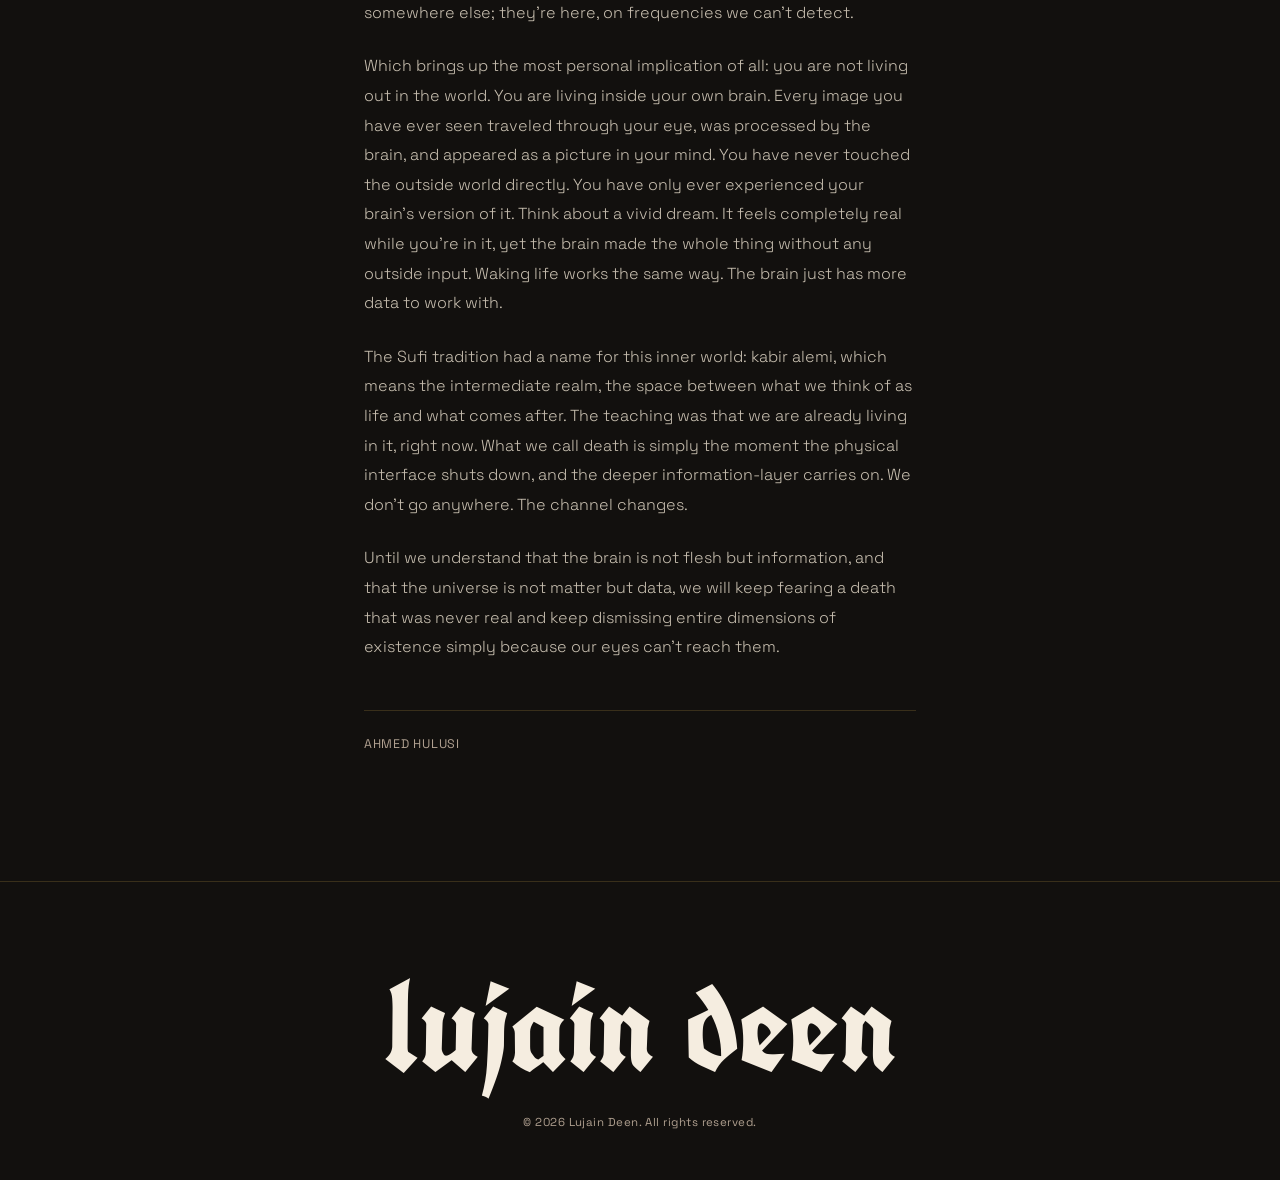
<file: articles/the-reality-of-the-universe-in-the-brain.html>
<!DOCTYPE html>
<html lang="en">
<head>
  <meta charset="UTF-8" />
  <meta name="viewport" content="width=device-width, initial-scale=1.0" />
  <title>The Reality of the Universe in the Brain — Lujain Deen</title>
  <link rel="preconnect" href="https://fonts.googleapis.com" />
  <link rel="preconnect" href="https://fonts.gstatic.com" crossorigin />
  <link href="https://fonts.googleapis.com/css2?family=Space+Grotesk:wght@300;400;500;600;700&family=UnifrakturCook:wght@700&display=swap" rel="stylesheet" />
  <link rel="stylesheet" href="../style.css" />
  <link rel="stylesheet" href="../article.css" />
</head>
<body>

  <header>
    <nav>
      <a href="../index.html" class="nav-home">Home</a>
      <ul class="nav-links">
        <li><a href="../index.html#about">About</a></li>
        <li><a href="https://www.linkedin.com/in/lujain-deen-54b63911b/" target="_blank">Work</a></li>
        <li><a href="../writing.html">Articles</a></li>
        <li><a href="../index.html#contact">Contact</a></li>
        <li><a href="../resume.html">Resume</a></li>
      </ul>
      <span class="nav-domain">lujain.deen</span>
    </nav>
  </header>

  <main>

    <article class="article-page">

      <a href="../writing.html" class="article-back">← All articles</a>

      <div class="article-page-header">
        <div class="article-page-meta">
          <span class="article-page-date">September 13, 2013</span>
        </div>
        <h1 class="article-page-title">The Reality of the Universe in the Brain</h1>
      </div>

      <div class="article-body">

        <p>The brain you think you know, that lump of flesh inside your skull, is not what it appears. If you could zoom into it, that solid flesh would break down into billions of nerve cells. Zoom further, and those cells break down into atoms. Go all the way down to the quantum level, and even the atoms disappear. What remains is nothing but information. Pure data. No solid matter at all. So what we call "matter" and what we call "information" are actually the same thing, just viewed from different distances.</p>

        <p>This changes everything about what the brain is. It isn't a machine that processes information. It is information. And here is the important part: information doesn't die.</p>

        <p>When the body stops working, the physical brain breaks down. But the brain at the information level, the part that perceives, remembers, and experiences, stays intact. There is no deletion. Every conscious mind continues to exist. This isn't a spiritual claim built on hope; it is a consequence of what we now know about the nature of matter.</p>

        <p>Now consider how limited our view of the universe actually is. Our eyes only pick up a tiny slice of light. The most powerful telescopes in the world work within that same narrow range. So when we look at galaxies and say "this is the universe," we are only seeing what that one thin slice of the spectrum shows us. Everything beyond that range is completely invisible to us, and there is infinitely more of it.</p>

        <p>Imagine a steel wall with a narrow gap cut into it. An elephant is standing on the other side. Through the gap, you can only see the elephant's belly. Based on that, you might decide an elephant is a flat, round shape. You'd be wrong, but you'd have no way of knowing, because the gap only shows you one small part of the whole picture. This is exactly how we see the universe. The galaxies we observe are real, but they're just the belly. Dark matter, unseen structures, things beyond our visual range — we've never glimpsed any of it.</p>

        <p>Other beings, tuned to those other wavelengths, perceive what we cannot. What they see is just as real as what we see. Everything exists within one single reality, but different perceptual systems each access a different slice of it. The beings we consider unseen aren't somewhere else; they're here, on frequencies we can't detect.</p>

        <p>Which brings up the most personal implication of all: you are not living out in the world. You are living inside your own brain. Every image you have ever seen traveled through your eye, was processed by the brain, and appeared as a picture in your mind. You have never touched the outside world directly. You have only ever experienced your brain's version of it. Think about a vivid dream. It feels completely real while you're in it, yet the brain made the whole thing without any outside input. Waking life works the same way. The brain just has more data to work with.</p>

        <p>The Sufi tradition had a name for this inner world: kabir alemi, which means the intermediate realm, the space between what we think of as life and what comes after. The teaching was that we are already living in it, right now. What we call death is simply the moment the physical interface shuts down, and the deeper information-layer carries on. We don't go anywhere. The channel changes.</p>

        <p>Until we understand that the brain is not flesh but information, and that the universe is not matter but data, we will keep fearing a death that was never real and keep dismissing entire dimensions of existence simply because our eyes can't reach them.</p>

      </div>

      <div class="article-credit">
        <span>Ahmed Hulusi</span>
      </div>

    </article>

  </main>

  <footer>
    <div class="footer-brand">lujain deen</div>
    <p class="footer-copy">© 2026 Lujain Deen. All rights reserved.</p>
  </footer>

  <script src="../script.js"></script>
</body>
</html>
</file>
<file: style.css>
/* ===========================
   VARIABLES & RESET
   =========================== */
:root {
  --bg:       #12100e;
  --text:     #f5ede0;
  --muted:    #b0a090;
  --green:    #39ff14;
  --border:   rgba(212, 168, 74, 0.2);

  --font-sans:    'Space Grotesk', system-ui, sans-serif;
  --font-display: 'UnifrakturCook', cursive;

  --pad: clamp(1.5rem, 5vw, 4rem);
}

*, *::before, *::after {
  box-sizing: border-box;
  margin: 0;
  padding: 0;
}

html { scroll-behavior: smooth; }

body {
  background: var(--bg);
  color: var(--text);
  font-family: var(--font-sans);
  font-size: 16px;
  line-height: 1.5;
  font-weight: 400;
  -webkit-font-smoothing: antialiased;
  -moz-osx-font-smoothing: grayscale;
  overflow-x: hidden;
}

a { color: inherit; text-decoration: none; }


/* ===========================
   NAV
   =========================== */
header {
  position: fixed;
  top: 0; left: 0; right: 0;
  padding: 1.75rem var(--pad);
  z-index: 100;
  display: flex;
  align-items: center;
  justify-content: space-between;
  transition: background 0.3s;
}

header.scrolled {
  background: rgba(18, 16, 14, 0.92);
  backdrop-filter: blur(12px);
}

nav {
  display: flex;
  align-items: center;
  justify-content: space-between;
  width: 100%;
}

.nav-links {
  list-style: none;
  display: flex;
  gap: 2.25rem;
}

.nav-links a {
  position: relative;
  font-size: 1rem;
  font-weight: 400;
  color: var(--muted);
  letter-spacing: 0.02em;
  transition: color 0.3s;
  padding-bottom: 2px;
}

.nav-links a::after {
  content: '';
  position: absolute;
  bottom: 0;
  left: 0;
  width: 0;
  height: 1px;
  background: #d4a84a;
  transition: width 0.3s ease;
}

.nav-links a:hover {
  color: var(--text);
}

.nav-links a:hover::after {
  width: 100%;
}

.nav-home {
  font-size: 0.85rem;
  font-weight: 500;
  color: var(--muted);
  letter-spacing: 0.04em;
  transition: color 0.3s;
  flex-shrink: 0;
}

.nav-home:hover {
  color: var(--text);
}

.nav-domain {
  font-size: 0.78rem;
  color: var(--muted);
  letter-spacing: 0.02em;
  transition: color 0.3s;
}


/* ===========================
   HERO
   =========================== */
#hero {
  min-height: 100vh;
  padding: 7rem var(--pad) 5rem;
  display: flex;
  flex-direction: column;
  justify-content: flex-end;
  position: relative;
  background: #12100e;
}

#hero-canvas {
  position: absolute;
  top: 0;
  left: 0;
  width: 100%;
  height: 100%;
  z-index: 0;
}

#hero-canvas-top {
  position: absolute;
  top: 0;
  left: 0;
  width: 100%;
  height: 100%;
  z-index: 2;
  pointer-events: none;
}

#hero .hero-layout {
  position: relative;
  z-index: 1;
}

#hero .hero-name {
  color: #f5ede0;
}

.hero-role {
  font-size: 0.85rem;
  color: var(--muted);
  letter-spacing: 0.08em;
  text-transform: uppercase;
  margin-top: 1.25rem;
  font-weight: 400;
}

.hero-layout {
  display: grid;
  grid-template-columns: 1fr;
  gap: 3rem;
  align-items: start;
  width: 100%;
}

.hero-name {
  font-family: var(--font-sans);
  font-size: clamp(4rem, 16vw, 14rem);
  font-weight: 700;
  line-height: 0.9;
  letter-spacing: -0.03em;
  color: var(--text);
}

.hero-meta-col {
  display: flex;
  align-items: flex-start;
  padding-top: 0.75rem;
}

.hero-bio {
  font-size: 0.85rem;
  line-height: 1.7;
  color: var(--muted);
  max-width: 280px;
}


/* ===========================
   ABOUT
   =========================== */
#about {
  padding: 6rem var(--pad) 7rem;
  border-top: 1px solid var(--border);
}

.about-layout {
  display: grid;
  grid-template-columns: 1fr 1fr;
  gap: 5rem;
  align-items: start;
}

.about-hello {
  font-size: clamp(1.05rem, 2vw, 1.3rem);
  line-height: 1.7;
  color: var(--text);
  font-weight: 400;
}

.about-details-col {
  display: flex;
  flex-direction: column;
  gap: 0;
}

.detail-row {
  display: flex;
  flex-direction: column;
  gap: 0.3rem;
  padding: 1.1rem 0;
  border-bottom: 1px solid var(--border);
}

.detail-row:first-child { border-top: 1px solid var(--border); }

.detail-label {
  font-size: 0.68rem;
  color: var(--muted);
  letter-spacing: 0.1em;
  text-transform: uppercase;
}

.detail-value {
  font-size: 0.9rem;
  color: var(--text);
  font-weight: 400;
}


/* ===========================
   WRITING
   =========================== */
#writing {
  padding: 6rem var(--pad) 7rem;
  border-top: 1px solid var(--border);
}

.writing-header {
  display: flex;
  align-items: baseline;
  gap: 2rem;
  margin-bottom: 3rem;
}

.writing-heading {
  font-family: var(--font-sans);
  font-size: clamp(2.5rem, 6vw, 5rem);
  font-weight: 700;
  letter-spacing: -0.03em;
  color: var(--text);
  line-height: 0.95;
  flex-shrink: 0;
}

.writing-sub {
  font-size: 0.85rem;
  color: var(--muted);
  line-height: 1.6;
  max-width: 300px;
}

.article-list {
  display: flex;
  flex-direction: column;
}

.article-row {
  display: flex;
  flex-direction: column;
  gap: 0.5rem;
  padding: 1.4rem 0;
  border-bottom: 1px solid var(--border);
  transition: padding-left 0.2s;
  cursor: pointer;
}

.article-row:first-child { border-top: 1px solid var(--border); }

.article-row:hover { padding-left: 0.5rem; }

.article-row-main {
  display: flex;
  align-items: center;
  justify-content: space-between;
}

.article-title {
  font-size: 1rem;
  font-weight: 500;
  color: var(--text);
  letter-spacing: -0.01em;
  transition: color 0.2s;
}

.article-row:hover .article-title { color: #d4a84a; }

.article-arrow {
  opacity: 0.4;
  font-size: 0.9rem;
  transition: opacity 0.2s;
  flex-shrink: 0;
}

.article-row:hover .article-arrow { opacity: 0.8; }

.article-row-meta {
  display: flex;
  align-items: center;
  gap: 0.75rem;
  flex-wrap: wrap;
}

.article-tag {
  font-size: 0.65rem;
  letter-spacing: 0.1em;
  text-transform: uppercase;
  color: #d4a84a;
  background: rgba(212, 168, 74, 0.1);
  padding: 0.2rem 0.55rem;
  border-radius: 2px;
}

.article-date {
  font-size: 0.72rem;
  color: var(--muted);
  letter-spacing: 0.04em;
  margin-left: auto;
}

.article-excerpt {
  font-size: 0.82rem;
  color: var(--muted);
  line-height: 1.7;
  max-width: 680px;
}


/* ===========================
   PROJECTS
   =========================== */
#projects {
  padding: 6rem var(--pad) 7rem;
  border-top: 1px solid var(--border);
}

.projects-layout {
  display: grid;
  grid-template-columns: 1fr 1fr;
  gap: 5rem;
  align-items: start;
}

.projects-heading {
  font-family: var(--font-sans);
  font-size: clamp(2.5rem, 6vw, 5rem);
  font-weight: 700;
  letter-spacing: -0.03em;
  color: var(--text);
  line-height: 0.95;
}

.projects-sub {
  font-size: 0.85rem;
  color: var(--muted);
  line-height: 1.7;
  margin-top: 1.25rem;
  max-width: 280px;
}

.projects-list {
  display: flex;
  flex-direction: column;
}

.project-row {
  display: block;
  padding: 1.6rem 0;
  border-bottom: 1px solid var(--border);
  transition: padding-left 0.2s;
  text-decoration: none;
}

.project-row:first-child { border-top: 1px solid var(--border); }

.project-row:hover { padding-left: 0.5rem; }

.project-row-main {
  display: flex;
  align-items: flex-start;
  justify-content: space-between;
  gap: 1.5rem;
}

.project-info {
  display: flex;
  flex-direction: column;
  gap: 0.6rem;
}

.project-name {
  font-size: 1rem;
  font-weight: 500;
  color: var(--text);
  letter-spacing: -0.01em;
  transition: color 0.2s;
}

.project-row:hover .project-name { color: #d4a84a; }

.project-desc {
  font-size: 0.82rem;
  color: var(--muted);
  line-height: 1.7;
  max-width: 520px;
}

.project-tags {
  display: flex;
  flex-wrap: wrap;
  gap: 0.4rem;
  margin-top: 0.25rem;
}

.project-tag {
  font-size: 0.62rem;
  letter-spacing: 0.08em;
  text-transform: uppercase;
  color: #d4a84a;
  background: rgba(212, 168, 74, 0.08);
  padding: 0.2rem 0.55rem;
  border-radius: 2px;
}

.project-arrow {
  opacity: 0.4;
  font-size: 0.9rem;
  flex-shrink: 0;
  transition: opacity 0.2s;
  padding-top: 0.1rem;
}

.project-row:hover .project-arrow { opacity: 0.8; }


/* ===========================
   CONTACT
   =========================== */
#contact {
  padding: 6rem var(--pad) 7rem;
  border-top: 1px solid var(--border);
}

.contact-layout {
  display: grid;
  grid-template-columns: 1fr 1fr;
  gap: 5rem;
  align-items: start;
}

.contact-heading {
  font-family: var(--font-sans);
  font-size: clamp(2.5rem, 6vw, 5rem);
  font-weight: 700;
  letter-spacing: -0.03em;
  color: var(--text);
  line-height: 0.95;
}

.contact-links {
  display: flex;
  flex-direction: column;
}

.contact-link {
  display: flex;
  align-items: center;
  justify-content: space-between;
  padding: 1.1rem 0;
  border-bottom: 1px solid var(--border);
  font-size: 0.78rem;
  letter-spacing: 0.06em;
  text-transform: uppercase;
  color: var(--muted);
  transition: color 0.2s, padding-left 0.2s;
}

.contact-link:first-child { border-top: 1px solid var(--border); }

.contact-link:hover {
  color: var(--text);
  padding-left: 0.5rem;
}

.contact-link span:last-child {
  opacity: 0.4;
  transition: opacity 0.2s;
}

.contact-link:hover span:last-child { opacity: 0.8; }


/* ===========================
   FOOTER
   =========================== */
footer {
  padding: 5rem var(--pad) 3rem;
  border-top: 1px solid var(--border);
  text-align: center;
}

.footer-brand {
  font-family: var(--font-display);
  font-size: clamp(3.5rem, 11vw, 8rem);
  color: var(--text);
  line-height: 1;
  margin-bottom: 1.5rem;
}

.footer-copy {
  font-size: 0.72rem;
  color: var(--muted);
  letter-spacing: 0.04em;
}


/* ===========================
   FADE-IN ANIMATIONS
   =========================== */
.fade-up {
  opacity: 0;
  transform: translateY(18px);
  transition: opacity 0.7s ease, transform 0.7s ease;
}

.fade-up.visible {
  opacity: 1;
  transform: translateY(0);
}


/* ===========================
   RESPONSIVE
   =========================== */
@media (max-width: 768px) {
  #hero {
    justify-content: center;
    padding-top: 6rem;
    padding-bottom: 3rem;
  }

  .hero-name {
    font-size: clamp(4.5rem, 20vw, 7rem);
  }

  .hero-layout {
    grid-template-columns: 1fr;
    gap: 2rem;
  }

  .hero-meta-col { padding-top: 0; }

  .about-layout,
  .contact-layout {
    grid-template-columns: 1fr;
    gap: 3rem;
  }

  .writing-header {
    flex-direction: column;
    gap: 0.75rem;
  }

  .nav-domain { display: none; }

  footer { padding: 3rem var(--pad) 2rem; }
}
</file>
<file: resume.css>
/* ===========================
   VARIABLES & RESET
   =========================== */
:root {
  --bg:      #12100e;
  --surface: #1c1916;
  --text:    #f5ede0;
  --muted:   #b0a090;
  --gold:    #d4a84a;
  --border:  rgba(212, 168, 74, 0.2);

  --font-sans:    'Space Grotesk', system-ui, sans-serif;
  --font-display: 'UnifrakturCook', cursive;

  --pad: clamp(1.5rem, 6vw, 6rem);
}

*, *::before, *::after { box-sizing: border-box; margin: 0; padding: 0; }
html { scroll-behavior: smooth; }

body {
  background: var(--bg);
  color: var(--text);
  font-family: var(--font-sans);
  font-size: 16px;
  line-height: 1.7;
  font-weight: 400;
  -webkit-font-smoothing: antialiased;
}

a { color: inherit; text-decoration: none; }


/* ===========================
   NAV
   =========================== */
header {
  position: sticky;
  top: 0;
  background: rgba(28, 28, 28, 0.95);
  backdrop-filter: blur(12px);
  border-bottom: 1px solid var(--border);
  padding: 1.25rem var(--pad);
  z-index: 100;
  display: flex;
}

nav {
  display: flex;
  align-items: center;
  justify-content: space-between;
  width: 100%;
}

.nav-home {
  font-size: 0.85rem;
  color: var(--muted);
  transition: color 0.2s;
}
.nav-home:hover { color: var(--text); }

.nav-download {
  font-size: 0.85rem;
  color: var(--gold);
  border: 1px solid var(--border);
  padding: 0.4rem 1rem;
  border-radius: 0.25rem;
  transition: background 0.2s, color 0.2s;
}
.nav-download:hover {
  background: var(--gold);
  color: #1c1c1c;
}


/* ===========================
   HERO
   =========================== */
.r-hero {
  padding: 5rem var(--pad) 4rem;
  border-bottom: 1px solid var(--border);
}

.r-name {
  font-size: clamp(3rem, 8vw, 6rem);
  font-weight: 700;
  letter-spacing: -0.03em;
  line-height: 1;
  color: var(--text);
  margin-bottom: 0.5rem;
}

.r-title {
  font-size: 0.85rem;
  letter-spacing: 0.15em;
  text-transform: uppercase;
  color: var(--gold);
  margin-bottom: 1.25rem;
}

.r-contact {
  display: flex;
  flex-wrap: wrap;
  gap: 0.5rem;
  font-size: 0.85rem;
  color: var(--muted);
  align-items: center;
}

.r-contact a:hover { color: var(--gold); }
.r-dot { opacity: 0.4; }


/* ===========================
   BODY
   =========================== */
.r-body {
  max-width: 900px;
  margin: 0 auto;
  padding: 0 var(--pad) 6rem;
}

.r-section {
  padding-top: 4rem;
  border-top: 1px solid var(--border);
  margin-top: 4rem;
}

.r-section:first-child {
  margin-top: 0;
  border-top: none;
}

.r-section-title {
  font-size: 0.68rem;
  letter-spacing: 0.2em;
  text-transform: uppercase;
  color: var(--gold);
  margin-bottom: 2rem;
  opacity: 0.7;
}

.r-summary {
  font-size: 0.95rem;
  line-height: 1.85;
  color: var(--muted);
  max-width: 720px;
}


/* ===========================
   TIMELINE
   =========================== */
.r-timeline { display: flex; flex-direction: column; gap: 3rem; }

.r-timeline-item {
  padding-left: 1.5rem;
  border-left: 1px solid var(--border);
  position: relative;
}

.r-timeline-item::before {
  content: '';
  position: absolute;
  left: -4px;
  top: 6px;
  width: 7px;
  height: 7px;
  border-radius: 50%;
  background: var(--gold);
}

.r-timeline-meta {
  display: flex;
  justify-content: space-between;
  align-items: baseline;
  margin-bottom: 0.35rem;
  flex-wrap: wrap;
  gap: 0.5rem;
}

.r-company {
  font-size: 0.8rem;
  color: var(--muted);
  letter-spacing: 0.04em;
}

.r-period {
  font-size: 0.75rem;
  color: var(--gold);
  opacity: 0.7;
  font-family: 'Courier New', monospace;
  letter-spacing: 0.06em;
}

.r-role {
  font-size: 1.1rem;
  font-weight: 600;
  color: var(--text);
  margin-bottom: 1.25rem;
}

.r-bullets {
  list-style: none;
  display: flex;
  flex-direction: column;
  gap: 0.85rem;
}

.r-bullets li {
  font-size: 0.88rem;
  line-height: 1.75;
  color: var(--muted);
  padding-left: 1rem;
  position: relative;
}

.r-bullets li::before {
  content: '—';
  position: absolute;
  left: 0;
  color: var(--gold);
  opacity: 0.5;
}


.r-project-link {
  display: inline-block;
  margin-top: 0.75rem;
  font-size: 0.78rem;
  letter-spacing: 0.06em;
  text-transform: uppercase;
  color: var(--gold);
  opacity: 0.7;
  transition: opacity 0.2s;
}

.r-project-link:hover { opacity: 1; }


/* ===========================
   TWO COLUMN
   =========================== */
.r-two-col {
  display: grid;
  grid-template-columns: 1fr 1fr;
  gap: 4rem;
}

.r-two-col .r-section {
  margin-top: 4rem;
}


/* ===========================
   SKILLS
   =========================== */
.r-skills {
  list-style: none;
  display: flex;
  flex-direction: column;
  gap: 0;
}

.r-skills li {
  font-size: 0.88rem;
  color: var(--text);
  padding: 0.75rem 0;
  border-bottom: 1px solid var(--border);
}

.r-skills li:first-child { border-top: 1px solid var(--border); }


/* ===========================
   EDUCATION
   =========================== */
.r-edu-item {
  margin-bottom: 1.75rem;
}

.r-edu-title {
  display: block;
  font-size: 0.92rem;
  font-weight: 500;
  color: var(--text);
  margin-bottom: 0.2rem;
}

.r-edu-year {
  display: block;
  font-size: 0.72rem;
  color: var(--gold);
  opacity: 0.7;
  font-family: 'Courier New', monospace;
  letter-spacing: 0.08em;
  margin-bottom: 0.3rem;
}

.r-edu-desc {
  font-size: 0.82rem;
  color: var(--muted);
}


/* ===========================
   FOOTER
   =========================== */
.r-footer {
  border-top: 1px solid var(--border);
  padding: 3rem var(--pad);
  display: flex;
  align-items: center;
  justify-content: space-between;
}

.r-footer-brand {
  font-family: var(--font-display);
  font-size: 2rem;
  color: var(--text);
  opacity: 0.6;
}

.r-footer-download {
  font-size: 0.82rem;
  color: var(--gold);
  border: 1px solid var(--border);
  padding: 0.4rem 1rem;
  border-radius: 0.25rem;
  transition: background 0.2s, color 0.2s;
}
.r-footer-download:hover {
  background: var(--gold);
  color: #1c1c1c;
}


/* ===========================
   RESPONSIVE
   =========================== */
@media (max-width: 768px) {
  .r-two-col {
    grid-template-columns: 1fr;
    gap: 0;
  }

  .r-timeline-meta {
    flex-direction: column;
    gap: 0.2rem;
  }

  .r-footer {
    flex-direction: column;
    gap: 1.5rem;
    text-align: center;
  }
}
</file>
<file: writing.css>
/* ===========================
   WRITING PAGE
   =========================== */

.writing-page {
  padding: 9rem var(--pad) 8rem;
  max-width: 900px;
}

.writing-page-header {
  margin-bottom: 4rem;
}

.writing-page-title {
  font-family: var(--font-sans);
  font-size: clamp(3rem, 8vw, 6rem);
  font-weight: 700;
  letter-spacing: -0.03em;
  line-height: 0.95;
  color: var(--text);
  margin-bottom: 1rem;
}

.writing-page-sub {
  font-size: 0.85rem;
  color: var(--muted);
  line-height: 1.6;
}

.writing-article-list {
  display: flex;
  flex-direction: column;
}

.writing-article-item {
  display: grid;
  grid-template-columns: 5rem 1fr auto;
  align-items: center;
  gap: 2.5rem;
  padding: 1.5rem 0;
  border-bottom: 1px solid var(--border);
  transition: padding-left 0.2s;
}

.writing-article-item:first-child {
  border-top: 1px solid var(--border);
}

.writing-article-item:hover {
  padding-left: 0.5rem;
}

.writing-article-date {
  display: flex;
  flex-direction: column;
  gap: 0.15rem;
  flex-shrink: 0;
}

.writing-article-year {
  font-size: 0.72rem;
  color: var(--muted);
  letter-spacing: 0.06em;
}

.writing-article-month {
  font-size: 0.72rem;
  color: var(--muted);
  letter-spacing: 0.04em;
}

.writing-article-info {
  display: flex;
  flex-direction: column;
  gap: 0.3rem;
}

.writing-article-title {
  font-size: 1rem;
  font-weight: 500;
  color: var(--text);
  letter-spacing: -0.01em;
  transition: color 0.2s;
}

.writing-article-item:hover .writing-article-title {
  color: #d4a84a;
}

.writing-article-byline {
  font-size: 0.72rem;
  color: var(--muted);
  letter-spacing: 0.04em;
}

.writing-article-arrow {
  font-size: 0.85rem;
  color: var(--muted);
  opacity: 0.4;
  transition: opacity 0.2s;
  flex-shrink: 0;
}

.writing-article-item:hover .writing-article-arrow {
  opacity: 0.8;
}

.nav-active {
  color: var(--text) !important;
}

.nav-active::after {
  width: 100% !important;
}

/* Smaller footer on articles page */
footer .footer-brand {
  font-size: clamp(2rem, 6vw, 4rem);
}

@media (max-width: 768px) {
  .writing-page {
    padding: 7rem var(--pad) 5rem;
  }

  .writing-article-item {
    grid-template-columns: 3.5rem 1fr auto;
    gap: 1.25rem;
  }
}
</file>
<file: article.css>
/* ===========================
   ARTICLE PAGE
   =========================== */

.article-page {
  max-width: 680px;
  margin: 0 auto;
  padding: 9rem var(--pad) 8rem;
}

.article-back {
  display: inline-block;
  font-size: 0.95rem;
  letter-spacing: 0.04em;
  color: var(--muted);
  margin-bottom: 2.5rem;
  transition: color 0.2s;
}

.article-back:hover {
  color: var(--text);
}

.article-page-header {
  margin-bottom: 3.5rem;
  padding-bottom: 2.5rem;
  border-bottom: 1px solid var(--border);
}

.article-page-meta {
  display: flex;
  align-items: center;
  gap: 0.6rem;
  flex-wrap: wrap;
  margin-bottom: 1.5rem;
}

.article-page-date {
  font-size: 0.72rem;
  color: var(--muted);
  letter-spacing: 0.04em;
  margin-left: auto;
}

.article-page-title {
  font-family: var(--font-sans);
  font-size: clamp(1.8rem, 5vw, 3rem);
  font-weight: 700;
  letter-spacing: -0.03em;
  line-height: 1.1;
  color: var(--text);
  margin-bottom: 1.25rem;
}

.article-page-source {
  font-size: 0.75rem;
  color: var(--muted);
  letter-spacing: 0.02em;
}

.article-source-link {
  color: #d4a84a;
  transition: opacity 0.2s;
}

.article-source-link:hover {
  opacity: 0.7;
}

.article-body p {
  font-size: 1rem;
  line-height: 1.85;
  color: #c8bfb0;
  font-weight: 300;
  margin-bottom: 1.5rem;
}

.article-body p:last-child {
  margin-bottom: 0;
}

.article-credit {
  margin-top: 3rem;
  padding-top: 1.5rem;
  border-top: 1px solid var(--border);
  font-size: 0.78rem;
  color: var(--muted);
  letter-spacing: 0.06em;
  text-transform: uppercase;
}

@media (max-width: 768px) {
  .article-page {
    padding: 7rem var(--pad) 5rem;
  }

  .article-page-date {
    margin-left: 0;
  }
}
</file>
